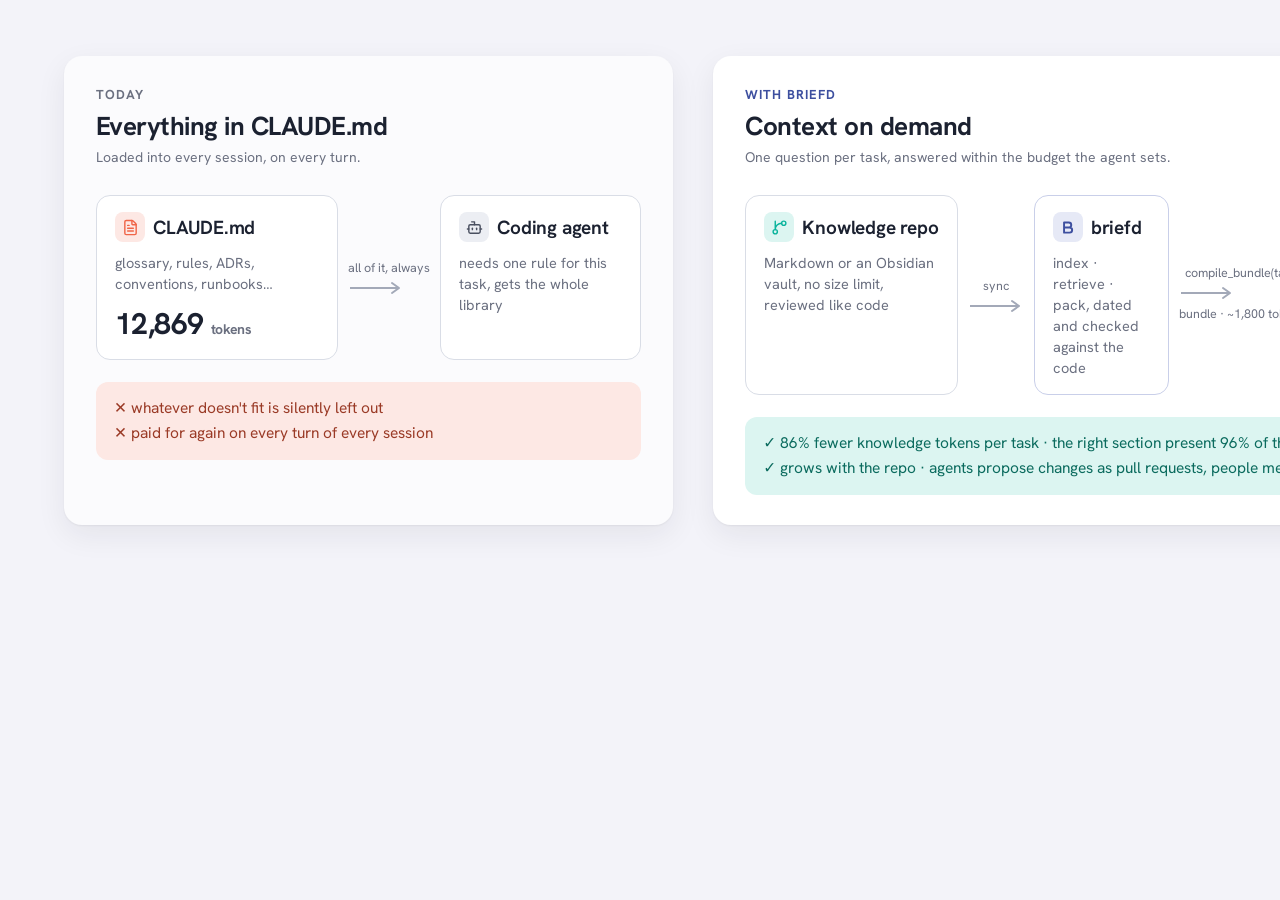
<file: docs/diagrams/comparison.html>
<!doctype html><html lang="en"><head><meta charset="utf-8"><link rel="stylesheet" href="diagram.css"><style>
body { width: 1600px; }
.cols { display: grid; grid-template-columns: 1fr 1.35fr; gap: 40px; margin-top: 0; }
.col { background: #fff; border-radius: 18px; padding: 30px 32px; box-shadow: 0 1px 2px rgba(27,33,48,.06), 0 10px 30px rgba(27,33,48,.07); }
.col h2 { margin: 6px 0 4px; font-size: 26px; letter-spacing: -.02em; }
.flow { display: flex; align-items: stretch; gap: 10px; margin: 28px 0 22px; }
.flow .card { box-shadow: none; border: 1px solid var(--line); flex: 1; padding: 16px 18px; }
.flow .card h3 { white-space: nowrap; }
.flow .arrow { align-self: center; }
.big { font-size: 30px; font-weight: 700; letter-spacing: -.02em; }
.verdict { border-radius: 12px; padding: 14px 18px; font-size: 15.5px; line-height: 1.6; }
.bad { background: var(--err-soft); color: #9a3a26; } .good { background: var(--ok-soft); color: #0b6b5e; }
.col.today { background: #fbfbfd; }
.lbl { font-size: 12.5px; color: var(--muted); text-align: center; margin-bottom: 4px; }
</style></head><body>
<div class="cols">
 <div class="col today">
  <div class="eyebrow">Today</div><h2>Everything in CLAUDE.md</h2><div class="note">Loaded into every session, on every turn.</div>
  <div class="flow">
   <div class="card"><div class="tag t-err"><i><svg viewBox="0 0 24 24" width="17" height="17" fill="none" stroke="currentColor" stroke-width="2" stroke-linecap="round" stroke-linejoin="round"><path d="M6 22a2 2 0 0 1-2-2V4a2 2 0 0 1 2-2h8a2.4 2.4 0 0 1 1.704.706l3.588 3.588A2.4 2.4 0 0 1 20 8v12a2 2 0 0 1-2 2z" /><path d="M14 2v5a1 1 0 0 0 1 1h5" /><path d="M10 9H8" /><path d="M16 13H8" /><path d="M16 17H8" /></svg></i><h3 style="margin:0">CLAUDE.md</h3></div><p style="margin-top:10px">glossary, rules, ADRs, conventions, runbooks…</p><div class="big" style="margin-top:10px">12,869 <span class="note">tokens</span></div></div>
   <div class="arrow"><div><div class="lbl">all of it, always</div><svg width="56" height="16" viewBox="0 0 56 16"><path d="M2 8h48" stroke="#a3a9b8" stroke-width="2"/><path d="M44 3l7 5-7 5" fill="none" stroke="#a3a9b8" stroke-width="2" stroke-linecap="round" stroke-linejoin="round"/></svg></div></div>
   <div class="card" style="flex:.8"><div class="tag t-grey"><i><svg viewBox="0 0 24 24" width="17" height="17" fill="none" stroke="currentColor" stroke-width="2" stroke-linecap="round" stroke-linejoin="round"><path d="M12 8V4H8" /><rect width="16" height="12" x="4" y="8" rx="2" /><path d="M2 14h2" /><path d="M20 14h2" /><path d="M15 13v2" /><path d="M9 13v2" /></svg></i><h3 style="margin:0">Coding agent</h3></div><p style="margin-top:10px">needs one rule for this task, gets the whole library</p></div>
  </div>
  <div class="verdict bad">✕ whatever doesn't fit is silently left out<br>✕ paid for again on every turn of every session</div>
 </div>
 <div class="col">
  <div class="eyebrow" style="color:var(--accent)">With briefd</div><h2>Context on demand</h2><div class="note">One question per task, answered within the budget the agent sets.</div>
  <div class="flow">
   <div class="card"><div class="tag t-ok"><i><svg viewBox="0 0 24 24" width="17" height="17" fill="none" stroke="currentColor" stroke-width="2" stroke-linecap="round" stroke-linejoin="round"><path d="M15 6a9 9 0 0 0-9 9V3" /><circle cx="18" cy="6" r="3" /><circle cx="6" cy="18" r="3" /></svg></i><h3 style="margin:0">Knowledge repo</h3></div><p style="margin-top:10px">Markdown or an Obsidian vault, no size limit, reviewed like code</p></div>
   <div class="arrow"><div><div class="lbl">sync</div><svg width="56" height="16" viewBox="0 0 56 16"><path d="M2 8h48" stroke="#a3a9b8" stroke-width="2"/><path d="M44 3l7 5-7 5" fill="none" stroke="#a3a9b8" stroke-width="2" stroke-linecap="round" stroke-linejoin="round"/></svg></div></div>
   <div class="card" style="border-color:#c9cfe9"><div class="tag t-accent"><i><svg viewBox="0 0 16 16" width="18" height="18"><path d="M4.5 4h4.2a2.2 2.2 0 0 1 0 4.4H4.5zM4.5 8.4h4.9a2.3 2.3 0 0 1 0 4.6H4.5z" fill="none" stroke="currentColor" stroke-width="1.7" stroke-linejoin="round"/></svg></i><h3 style="margin:0">briefd</h3></div><p style="margin-top:10px">index · retrieve · pack, dated and checked against the code</p></div>
   <div class="arrow"><div><div class="lbl">compile_bundle(task)</div><svg width="56" height="16" viewBox="0 0 56 16"><path d="M2 8h48" stroke="#a3a9b8" stroke-width="2"/><path d="M44 3l7 5-7 5" fill="none" stroke="#a3a9b8" stroke-width="2" stroke-linecap="round" stroke-linejoin="round"/></svg><div class="lbl" style="margin-top:4px">bundle · ~1,800 tokens</div></div></div>
   <div class="card" style="flex:.8"><div class="tag t-grey"><i><svg viewBox="0 0 24 24" width="17" height="17" fill="none" stroke="currentColor" stroke-width="2" stroke-linecap="round" stroke-linejoin="round"><path d="M12 8V4H8" /><rect width="16" height="12" x="4" y="8" rx="2" /><path d="M2 14h2" /><path d="M20 14h2" /><path d="M15 13v2" /><path d="M9 13v2" /></svg></i><h3 style="margin:0">Coding agent</h3></div><p style="margin-top:10px">gets only the sections that matter</p></div>
  </div>
  <div class="verdict good">✓ 86% fewer knowledge tokens per task · the right section present 96% of the time<br>✓ grows with the repo · agents propose changes as pull requests, people merge</div>
 </div>
</div>
</body></html>
</file>
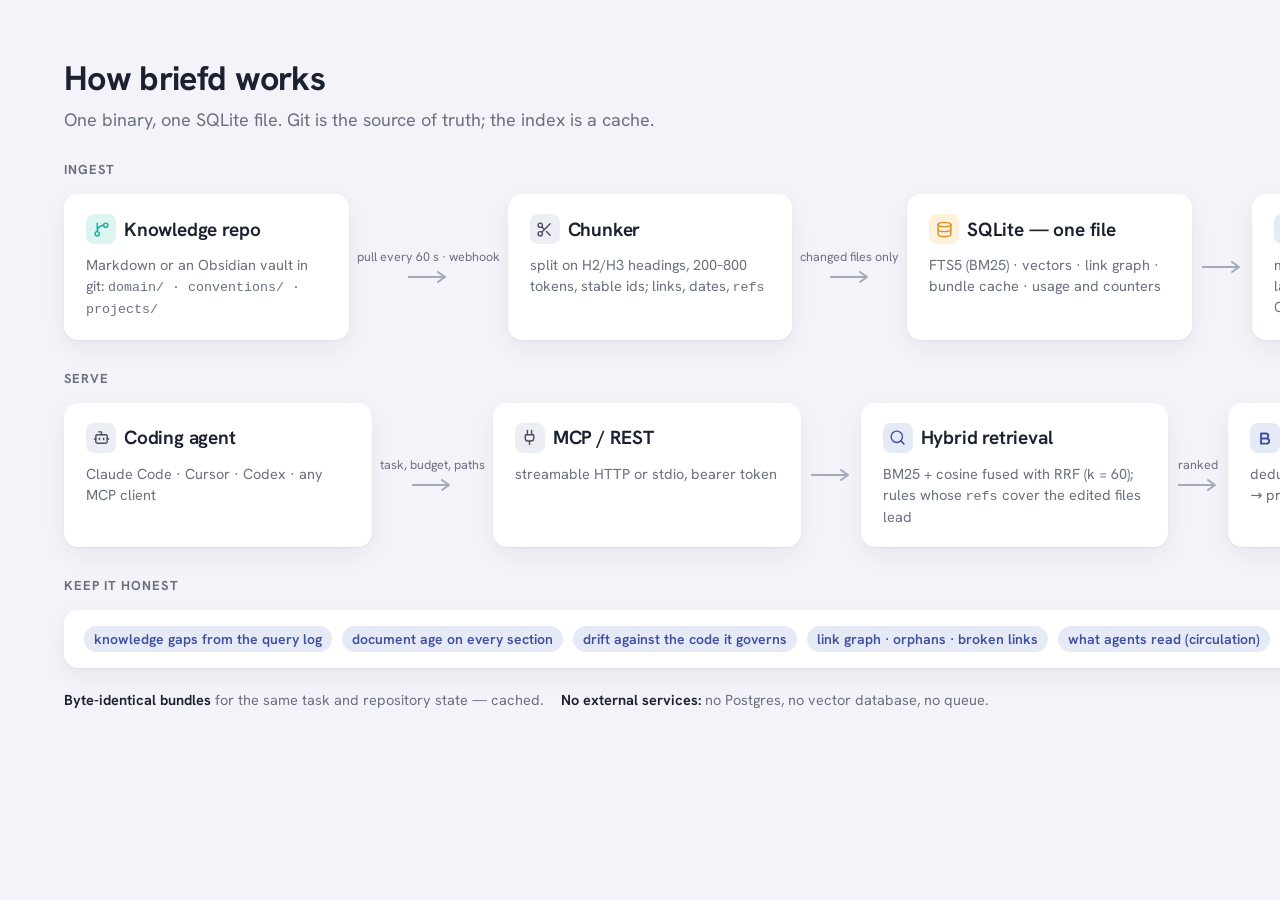
<file: docs/diagrams/pipeline.html>
<!doctype html><html lang="en"><head><meta charset="utf-8"><link rel="stylesheet" href="diagram.css"><style>
.row { display: flex; align-items: stretch; gap: 8px; margin-top: 16px; }
.row .card { flex: 1; } .row .arrow { align-self: center; }
.lane { margin-top: 30px; } .lane .eyebrow { margin-bottom: 2px; }
.lbl { font-size: 12.5px; color: var(--muted); text-align: center; margin-bottom: 4px; white-space: nowrap; }
.card h3 { white-space: nowrap; }
.band { margin-top: 16px; display: flex; gap: 10px; flex-wrap: wrap; align-items: center; background: #fff; border-radius: 14px; padding: 16px 20px; box-shadow: 0 1px 2px rgba(27,33,48,.06), 0 8px 24px rgba(27,33,48,.06); }
.band .pill { font-size: 14px; }
.foot { margin-top: 22px; display: flex; gap: 18px; }
.foot div { font-size: 14.5px; color: var(--muted); }
.foot b { color: var(--ink); font-weight: 650; }
</style><style>body{width:1600px}</style></head><body>
<h1>How briefd works</h1><p class="sub">One binary, one SQLite file. Git is the source of truth; the index is a cache.</p>
<div class="lane"><div class="eyebrow">Ingest</div><div class="row">
<div class="card "><div class="tag t-ok"><i><svg viewBox="0 0 24 24" width="17" height="17" fill="none" stroke="currentColor" stroke-width="2" stroke-linecap="round" stroke-linejoin="round"><path d="M15 6a9 9 0 0 0-9 9V3" /><circle cx="18" cy="6" r="3" /><circle cx="6" cy="18" r="3" /></svg></i><h3 style="margin:0">Knowledge repo</h3></div><p style="margin-top:10px">Markdown or an Obsidian vault in git: <span class="mono">domain/ · conventions/ · projects/</span></p></div>
<div class="arrow"><div class="lbl">pull every 60 s · webhook</div><svg width="44" height="16" viewBox="0 0 44 16"><path d="M2 8h36" stroke="#a3a9b8" stroke-width="2"/><path d="M32 3l7 5-7 5" fill="none" stroke="#a3a9b8" stroke-width="2" stroke-linecap="round" stroke-linejoin="round"/></svg></div>
<div class="card "><div class="tag t-grey"><i><svg viewBox="0 0 24 24" width="17" height="17" fill="none" stroke="currentColor" stroke-width="2" stroke-linecap="round" stroke-linejoin="round"><circle cx="6" cy="6" r="3" /><path d="M8.12 8.12 12 12" /><path d="M20 4 8.12 15.88" /><circle cx="6" cy="18" r="3" /><path d="M14.8 14.8 20 20" /></svg></i><h3 style="margin:0">Chunker</h3></div><p style="margin-top:10px">split on H2/H3 headings, 200–800 tokens, stable ids; links, dates, <span class="mono">refs</span></p></div>
<div class="arrow"><div class="lbl">changed files only</div><svg width="44" height="16" viewBox="0 0 44 16"><path d="M2 8h36" stroke="#a3a9b8" stroke-width="2"/><path d="M32 3l7 5-7 5" fill="none" stroke="#a3a9b8" stroke-width="2" stroke-linecap="round" stroke-linejoin="round"/></svg></div>
<div class="card "><div class="tag t-warn"><i><svg viewBox="0 0 24 24" width="17" height="17" fill="none" stroke="currentColor" stroke-width="2" stroke-linecap="round" stroke-linejoin="round"><ellipse cx="12" cy="5" rx="9" ry="3" /><path d="M3 5V19A9 3 0 0 0 21 19V5" /><path d="M3 12A9 3 0 0 0 21 12" /></svg></i><h3 style="margin:0">SQLite — one file</h3></div><p style="margin-top:10px">FTS5 (BM25) · vectors · link graph · bundle cache · usage and counters</p></div>
<div class="arrow"><svg width="44" height="16" viewBox="0 0 44 16"><path d="M2 8h36" stroke="#a3a9b8" stroke-width="2"/><path d="M32 3l7 5-7 5" fill="none" stroke="#a3a9b8" stroke-width="2" stroke-linecap="round" stroke-linejoin="round"/></svg></div>
<div class="card "><div class="tag t-accent"><i><svg viewBox="0 0 24 24" width="17" height="17" fill="none" stroke="currentColor" stroke-width="2" stroke-linecap="round" stroke-linejoin="round"><path d="M12.83 2.18a2 2 0 0 0-1.66 0L2.6 6.08a1 1 0 0 0 0 1.83l8.58 3.91a2 2 0 0 0 1.66 0l8.58-3.9a1 1 0 0 0 0-1.83z" /><path d="M2 12a1 1 0 0 0 .58.91l8.6 3.91a2 2 0 0 0 1.65 0l8.58-3.9A1 1 0 0 0 22 12" /><path d="M2 17a1 1 0 0 0 .58.91l8.6 3.91a2 2 0 0 0 1.65 0l8.58-3.9A1 1 0 0 0 22 17" /></svg></i><h3 style="margin:0">Embeddings in pure Go</h3></div><p style="margin-top:10px">multilingual-e5-small (100+ languages), computed in-process: no ONNX runtime, no CGO</p></div>
</div></div>
<div class="lane"><div class="eyebrow">Serve</div><div class="row">
<div class="card "><div class="tag t-grey"><i><svg viewBox="0 0 24 24" width="17" height="17" fill="none" stroke="currentColor" stroke-width="2" stroke-linecap="round" stroke-linejoin="round"><path d="M12 8V4H8" /><rect width="16" height="12" x="4" y="8" rx="2" /><path d="M2 14h2" /><path d="M20 14h2" /><path d="M15 13v2" /><path d="M9 13v2" /></svg></i><h3 style="margin:0">Coding agent</h3></div><p style="margin-top:10px">Claude Code · Cursor · Codex · any MCP client</p></div>
<div class="arrow"><div class="lbl">task, budget, paths</div><svg width="44" height="16" viewBox="0 0 44 16"><path d="M2 8h36" stroke="#a3a9b8" stroke-width="2"/><path d="M32 3l7 5-7 5" fill="none" stroke="#a3a9b8" stroke-width="2" stroke-linecap="round" stroke-linejoin="round"/></svg></div>
<div class="card "><div class="tag t-grey"><i><svg viewBox="0 0 24 24" width="17" height="17" fill="none" stroke="currentColor" stroke-width="2" stroke-linecap="round" stroke-linejoin="round"><path d="M12 22v-5" /><path d="M15 8V2" /><path d="M17 8a1 1 0 0 1 1 1v4a4 4 0 0 1-4 4h-4a4 4 0 0 1-4-4V9a1 1 0 0 1 1-1z" /><path d="M9 8V2" /></svg></i><h3 style="margin:0">MCP / REST</h3></div><p style="margin-top:10px">streamable HTTP or stdio, bearer token</p></div>
<div class="arrow"><svg width="44" height="16" viewBox="0 0 44 16"><path d="M2 8h36" stroke="#a3a9b8" stroke-width="2"/><path d="M32 3l7 5-7 5" fill="none" stroke="#a3a9b8" stroke-width="2" stroke-linecap="round" stroke-linejoin="round"/></svg></div>
<div class="card "><div class="tag t-accent"><i><svg viewBox="0 0 24 24" width="17" height="17" fill="none" stroke="currentColor" stroke-width="2" stroke-linecap="round" stroke-linejoin="round"><path d="m21 21-4.34-4.34" /><circle cx="11" cy="11" r="8" /></svg></i><h3 style="margin:0">Hybrid retrieval</h3></div><p style="margin-top:10px">BM25 + cosine fused with RRF (k = 60); rules whose <span class="mono">refs</span> cover the edited files lead</p></div>
<div class="arrow"><div class="lbl">ranked</div><svg width="44" height="16" viewBox="0 0 44 16"><path d="M2 8h36" stroke="#a3a9b8" stroke-width="2"/><path d="M32 3l7 5-7 5" fill="none" stroke="#a3a9b8" stroke-width="2" stroke-linecap="round" stroke-linejoin="round"/></svg></div>
<div class="card hl"><div class="tag t-accent"><i><svg viewBox="0 0 16 16" width="18" height="18"><path d="M4.5 4h4.2a2.2 2.2 0 0 1 0 4.4H4.5zM4.5 8.4h4.9a2.3 2.3 0 0 1 0 4.6H4.5z" fill="none" stroke="currentColor" stroke-width="1.7" stroke-linejoin="round"/></svg></i><h3 style="margin:0">Budget packer</h3></div><p style="margin-top:10px">dedupe · order domain → conventions → project · never above <span class="mono">max_tokens</span></p></div>
</div></div>
<div class="lane"><div class="eyebrow">Keep it honest</div><div class="band">
<span class="pill p-accent">knowledge gaps from the query log</span><span class="pill p-accent">document age on every section</span><span class="pill p-accent">drift against the code it governs</span><span class="pill p-accent">link graph · orphans · broken links</span><span class="pill p-accent">what agents read (circulation)</span><span class="pill p-accent">/metrics for Prometheus</span>
</div></div>
<div class="foot"><div><b>Byte-identical bundles</b> for the same task and repository state — cached.</div><div><b>No external services:</b> no Postgres, no vector database, no queue.</div></div>
</body></html>
</file>
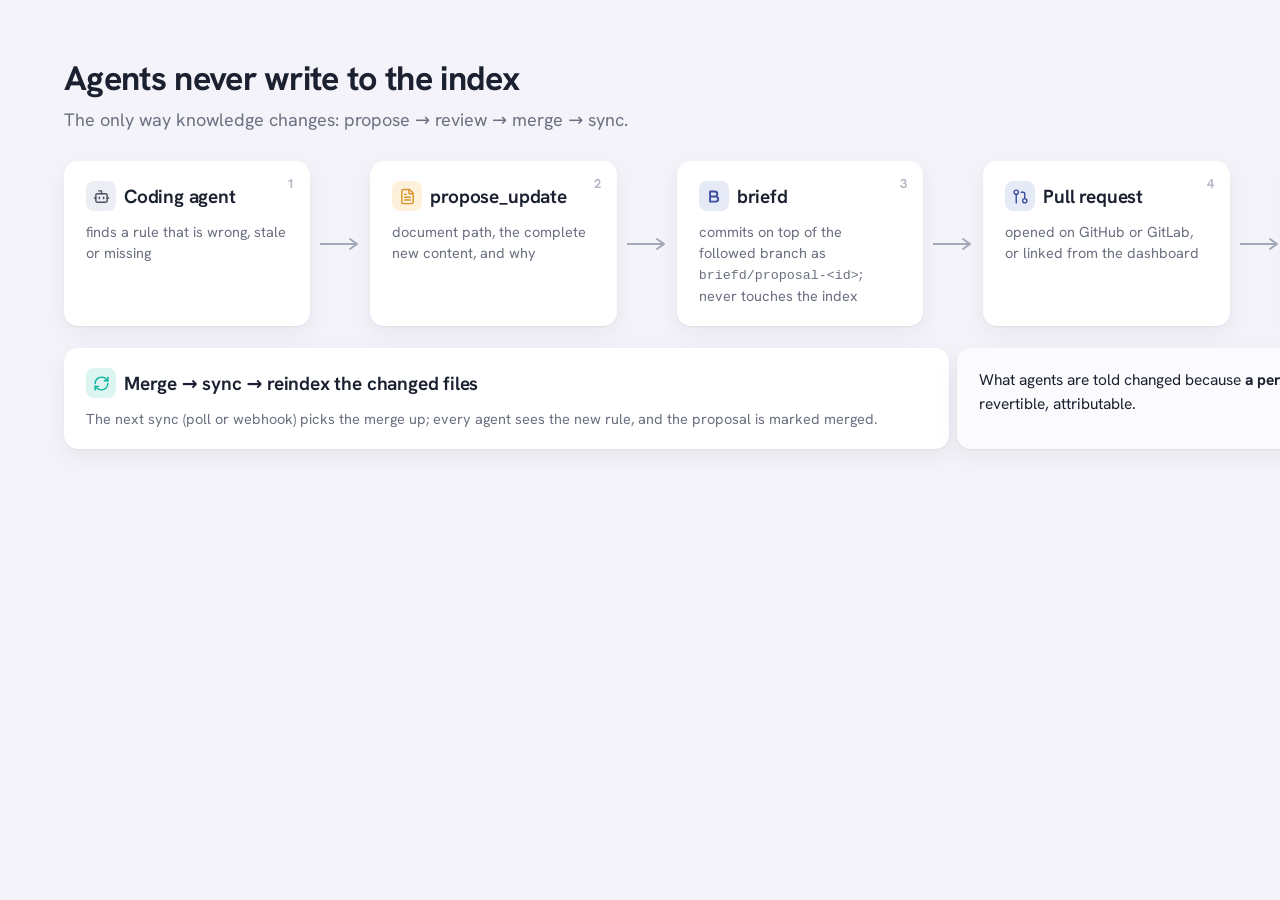
<file: docs/diagrams/write-path.html>
<!doctype html><html lang="en"><head><meta charset="utf-8"><link rel="stylesheet" href="diagram.css"><style>
.row { display: flex; align-items: stretch; gap: 8px; margin-top: 16px; }
.row .card { flex: 1; } .row .arrow { align-self: center; }
.lane { margin-top: 30px; } .lane .eyebrow { margin-bottom: 2px; }
.lbl { font-size: 12.5px; color: var(--muted); text-align: center; margin-bottom: 4px; white-space: nowrap; }
.card h3 { white-space: nowrap; }
.band { margin-top: 16px; display: flex; gap: 10px; flex-wrap: wrap; align-items: center; background: #fff; border-radius: 14px; padding: 16px 20px; box-shadow: 0 1px 2px rgba(27,33,48,.06), 0 8px 24px rgba(27,33,48,.06); }
.band .pill { font-size: 14px; }
.foot { margin-top: 22px; display: flex; gap: 18px; }
.foot div { font-size: 14.5px; color: var(--muted); }
.foot b { color: var(--ink); font-weight: 650; }
</style><style>body{width:1600px} .card{position:relative} .num{position:absolute;right:16px;top:14px;font-size:13px;font-weight:700;color:#b3b8c6}</style></head><body>
<h1>Agents never write to the index</h1><p class="sub">The only way knowledge changes: propose → review → merge → sync.</p>
<div class="row" style="margin-top:30px">
<div class="card"><div class="num">1</div><div class="tag t-grey"><i><svg viewBox="0 0 24 24" width="17" height="17" fill="none" stroke="currentColor" stroke-width="2" stroke-linecap="round" stroke-linejoin="round"><path d="M12 8V4H8" /><rect width="16" height="12" x="4" y="8" rx="2" /><path d="M2 14h2" /><path d="M20 14h2" /><path d="M15 13v2" /><path d="M9 13v2" /></svg></i><h3 style="margin:0">Coding agent</h3></div><p style="margin-top:10px">finds a rule that is wrong, stale or missing</p></div>
<div class="arrow"><svg width="44" height="16" viewBox="0 0 44 16"><path d="M2 8h36" stroke="#a3a9b8" stroke-width="2"/><path d="M32 3l7 5-7 5" fill="none" stroke="#a3a9b8" stroke-width="2" stroke-linecap="round" stroke-linejoin="round"/></svg></div>
<div class="card"><div class="num">2</div><div class="tag t-warn"><i><svg viewBox="0 0 24 24" width="17" height="17" fill="none" stroke="currentColor" stroke-width="2" stroke-linecap="round" stroke-linejoin="round"><path d="M6 22a2 2 0 0 1-2-2V4a2 2 0 0 1 2-2h8a2.4 2.4 0 0 1 1.704.706l3.588 3.588A2.4 2.4 0 0 1 20 8v12a2 2 0 0 1-2 2z" /><path d="M14 2v5a1 1 0 0 0 1 1h5" /><path d="M10 9H8" /><path d="M16 13H8" /><path d="M16 17H8" /></svg></i><h3 style="margin:0">propose_update</h3></div><p style="margin-top:10px">document path, the complete new content, and why</p></div>
<div class="arrow"><svg width="44" height="16" viewBox="0 0 44 16"><path d="M2 8h36" stroke="#a3a9b8" stroke-width="2"/><path d="M32 3l7 5-7 5" fill="none" stroke="#a3a9b8" stroke-width="2" stroke-linecap="round" stroke-linejoin="round"/></svg></div>
<div class="card"><div class="num">3</div><div class="tag t-accent"><i><svg viewBox="0 0 16 16" width="18" height="18"><path d="M4.5 4h4.2a2.2 2.2 0 0 1 0 4.4H4.5zM4.5 8.4h4.9a2.3 2.3 0 0 1 0 4.6H4.5z" fill="none" stroke="currentColor" stroke-width="1.7" stroke-linejoin="round"/></svg></i><h3 style="margin:0">briefd</h3></div><p style="margin-top:10px">commits on top of the followed branch as <span class="mono">briefd/proposal-&lt;id&gt;</span>; never touches the index</p></div>
<div class="arrow"><svg width="44" height="16" viewBox="0 0 44 16"><path d="M2 8h36" stroke="#a3a9b8" stroke-width="2"/><path d="M32 3l7 5-7 5" fill="none" stroke="#a3a9b8" stroke-width="2" stroke-linecap="round" stroke-linejoin="round"/></svg></div>
<div class="card"><div class="num">4</div><div class="tag t-accent"><i><svg viewBox="0 0 24 24" width="17" height="17" fill="none" stroke="currentColor" stroke-width="2" stroke-linecap="round" stroke-linejoin="round"><circle cx="18" cy="18" r="3" /><circle cx="6" cy="6" r="3" /><path d="M13 6h3a2 2 0 0 1 2 2v7" /><line x1="6" x2="6" y1="9" y2="21" /></svg></i><h3 style="margin:0">Pull request</h3></div><p style="margin-top:10px">opened on GitHub or GitLab, or linked from the dashboard</p></div>
<div class="arrow"><svg width="44" height="16" viewBox="0 0 44 16"><path d="M2 8h36" stroke="#a3a9b8" stroke-width="2"/><path d="M32 3l7 5-7 5" fill="none" stroke="#a3a9b8" stroke-width="2" stroke-linecap="round" stroke-linejoin="round"/></svg></div>
<div class="card"><div class="num">5</div><div class="tag t-ok"><i><svg viewBox="0 0 24 24" width="17" height="17" fill="none" stroke="currentColor" stroke-width="2" stroke-linecap="round" stroke-linejoin="round"><path d="m16 11 2 2 4-4" /><path d="M16 21v-2a4 4 0 0 0-4-4H6a4 4 0 0 0-4 4v2" /><circle cx="9" cy="7" r="4" /></svg></i><h3 style="margin:0">Human review</h3></div><p style="margin-top:10px">merge or close — with a diff and a name on it</p></div>
</div>
<div class="row" style="margin-top:22px">
<div class="card" style="flex:2.2"><div class="tag t-ok"><i><svg viewBox="0 0 24 24" width="17" height="17" fill="none" stroke="currentColor" stroke-width="2" stroke-linecap="round" stroke-linejoin="round"><path d="M3 12a9 9 0 0 1 9-9 9.75 9.75 0 0 1 6.74 2.74L21 8" /><path d="M21 3v5h-5" /><path d="M21 12a9 9 0 0 1-9 9 9.75 9.75 0 0 1-6.74-2.74L3 16" /><path d="M8 16H3v5" /></svg></i><h3 style="margin:0">Merge → sync → reindex the changed files</h3></div><p style="margin-top:10px">The next sync (poll or webhook) picks the merge up; every agent sees the new rule, and the proposal is marked merged.</p></div>
<div class="card" style="flex:1.4; background:#fbfbfd"><p style="font-size:15.5px;color:var(--ink);line-height:1.5">What agents are told changed because <b>a person</b> decided it — reviewable, revertible, attributable.</p></div>
</div>
</body></html>
</file>
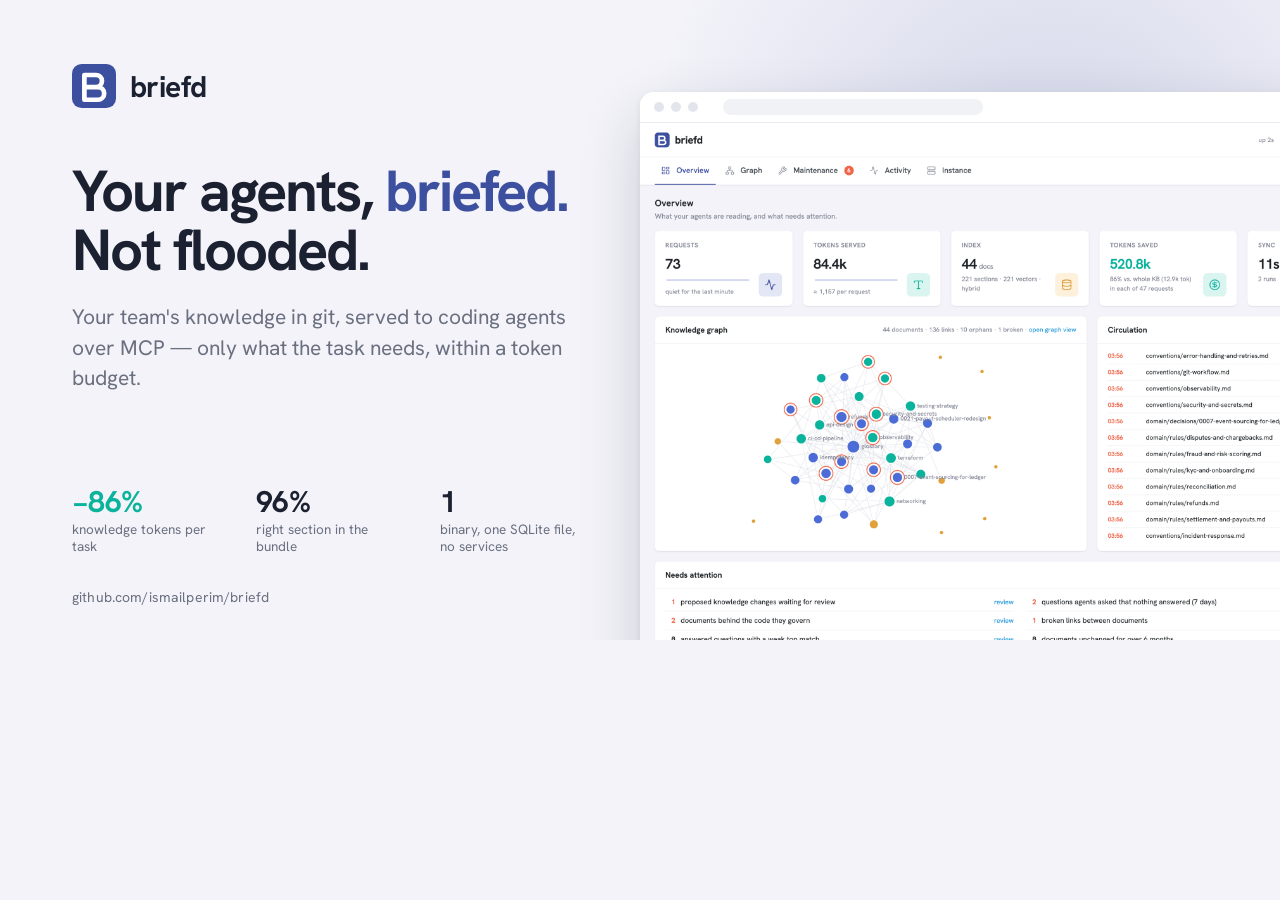
<file: docs/social/preview.html>
<!doctype html>
<html lang="en"><head><meta charset="utf-8"><title>briefd social preview</title>
<style>
  /* 1280×640 — GitHub's social-preview size (2:1). Rendered by render.py. */
  @font-face { font-family: "Hanken Grotesk"; font-weight: 100 900; src: url(../../internal/httpapi/dashboard/assets/hanken-grotesk-latin.woff2) format("woff2"); }
  :root { --ink: #1b2130; --muted: #6b7080; --accent: #3d4f9f; --accent-soft: #e2e6f5; --ok: #0ab39c; --stamp: #f06548; --bg: #f3f3f9; }
  html, body { margin: 0; width: 1280px; height: 640px; overflow: hidden; }
  body { background: var(--bg); font-family: "Hanken Grotesk", system-ui, sans-serif; color: var(--ink); position: relative; }
  .glow { position: absolute; right: -180px; top: -220px; width: 820px; height: 820px; border-radius: 50%;
          background: radial-gradient(closest-side, rgba(61,79,159,.18), rgba(61,79,159,0)); }
  .left { position: absolute; left: 72px; top: 64px; width: 500px; }
  .brand { display: flex; align-items: center; gap: 14px; }
  .brand svg { width: 44px; height: 44px; }
  .brand span { font-size: 30px; font-weight: 700; letter-spacing: -.02em; }
  h1 { margin: 54px 0 0; font-size: 58px; line-height: 1.02; font-weight: 700; letter-spacing: -.035em; }
  h1 em { font-style: normal; color: var(--accent); }
  p { margin: 22px 0 0; font-size: 21px; line-height: 1.45; color: var(--muted); }
  .facts { position: absolute; left: 72px; bottom: 84px; display: flex; gap: 34px; }
  .fact b { display: block; font-size: 30px; font-weight: 700; letter-spacing: -.02em; }
  .fact span { font-size: 13.5px; color: var(--muted); display: block; max-width: 150px; line-height: 1.3; }
  .fact b.ok { color: var(--ok); }
  .shot { position: absolute; left: 640px; top: 92px; width: 760px; border-radius: 14px; overflow: hidden; background: #fff;
          box-shadow: 0 24px 60px rgba(27,33,48,.18), 0 2px 6px rgba(27,33,48,.08); }
  .bar { height: 30px; background: #fff; border-bottom: 1px solid #e9ebf0; display: flex; align-items: center; gap: 7px; padding: 0 14px; }
  .bar i { width: 10px; height: 10px; border-radius: 50%; background: #e3e5ec; display: block; }
  .bar u { margin-left: 18px; flex: 0 0 260px; height: 16px; border-radius: 8px; background: #f1f2f6; text-decoration: none; }
  .shot img { display: block; width: 100%; }
  .url { position: absolute; left: 72px; bottom: 34px; font-size: 14px; color: var(--muted); letter-spacing: .01em; }
</style></head><body>
<div class="glow"></div>
<div class="left">
  <div class="brand"><svg viewBox="0 0 16 16"><rect width="16" height="16" rx="3.5" fill="#3d4f9f"/><path d="M4.5 4h4.2a2.2 2.2 0 0 1 0 4.4H4.5zM4.5 8.4h4.9a2.3 2.3 0 0 1 0 4.6H4.5z" fill="none" stroke="#fff" stroke-width="1.7" stroke-linejoin="round"/></svg><span>briefd</span></div>
  <h1>Your agents, <em>briefed.</em><br>Not flooded.</h1>
  <p>Your team's knowledge in git, served to coding agents over MCP — only what the task needs, within a token budget.</p>
</div>
<div class="facts">
  <div class="fact"><b class="ok">−86%</b><span>knowledge tokens per task</span></div>
  <div class="fact"><b>96%</b><span>right section in the bundle</span></div>
  <div class="fact"><b>1</b><span>binary, one SQLite file, no services</span></div>
</div>
<div class="shot"><div class="bar"><i></i><i></i><i></i><u></u></div><img src="../assets/dashboard.png" alt=""></div>
<div class="url">github.com/ismailperim/briefd</div>
</body></html>
</file>
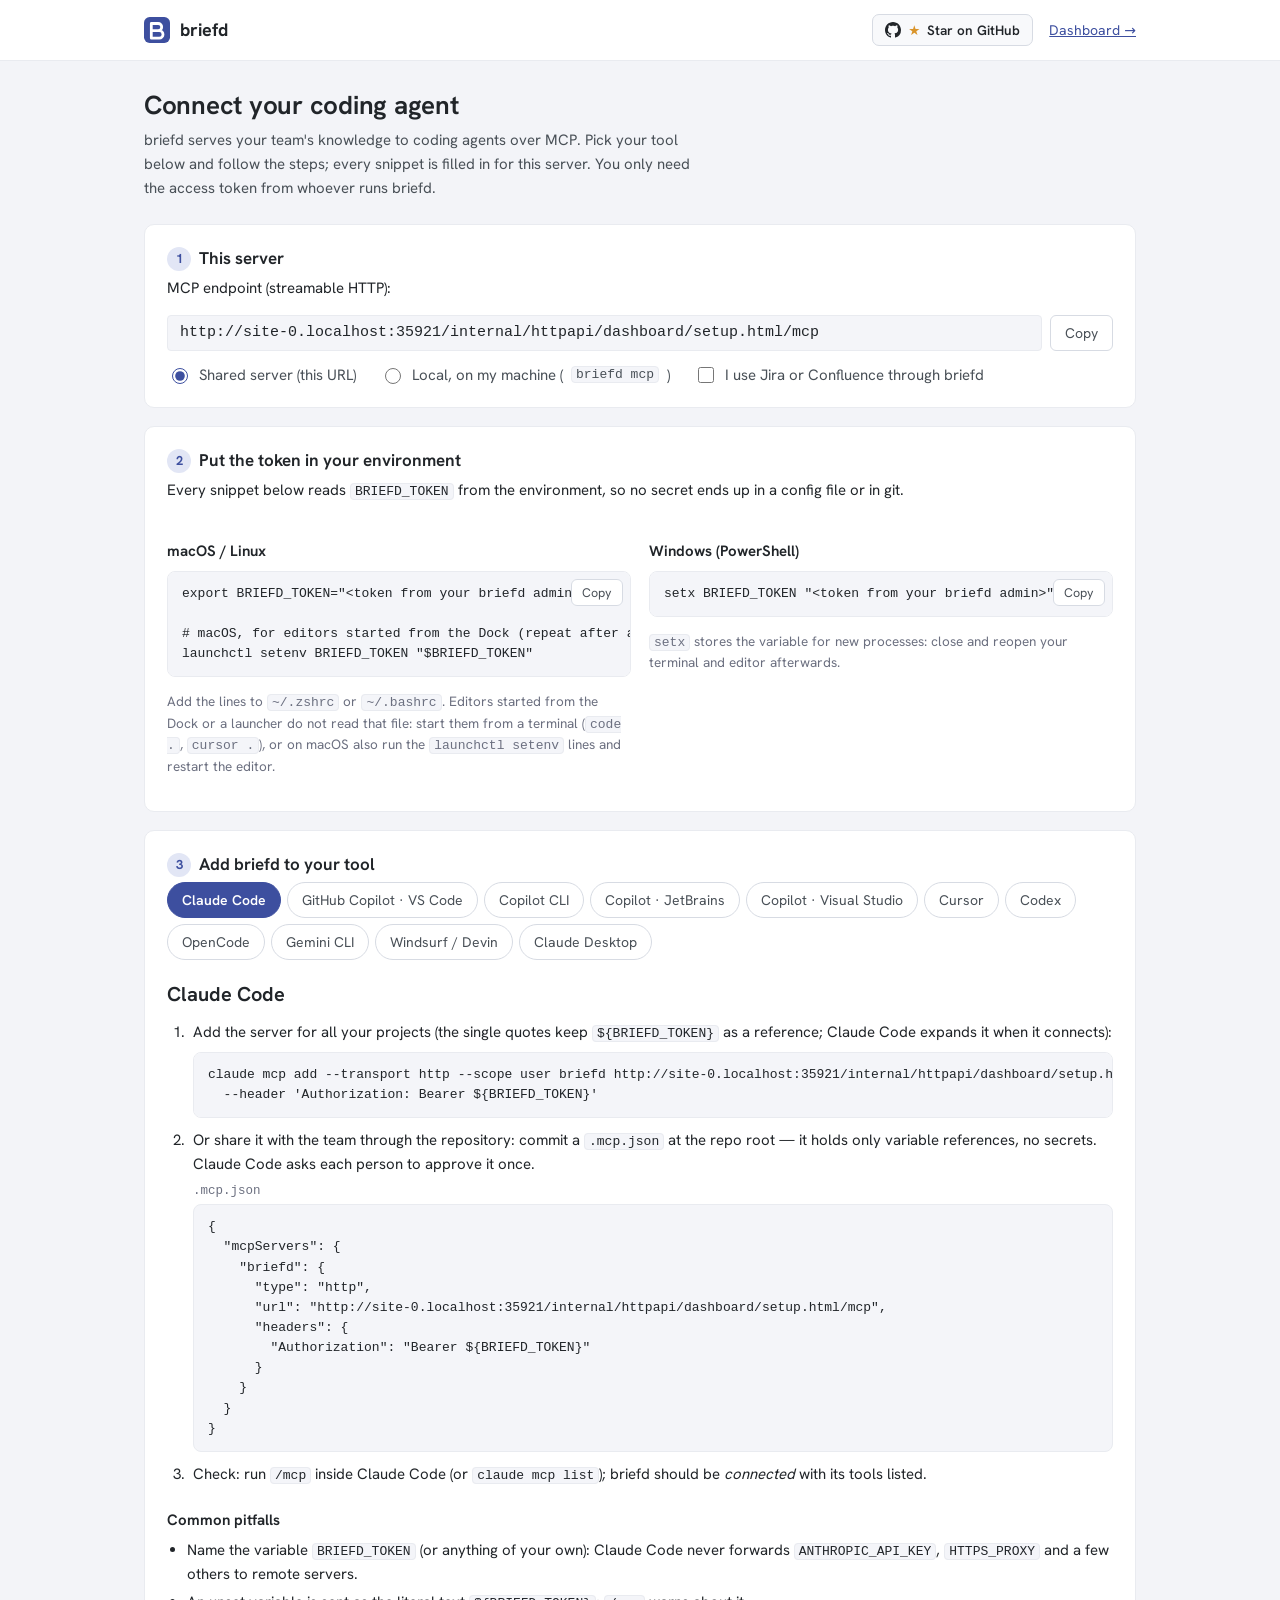
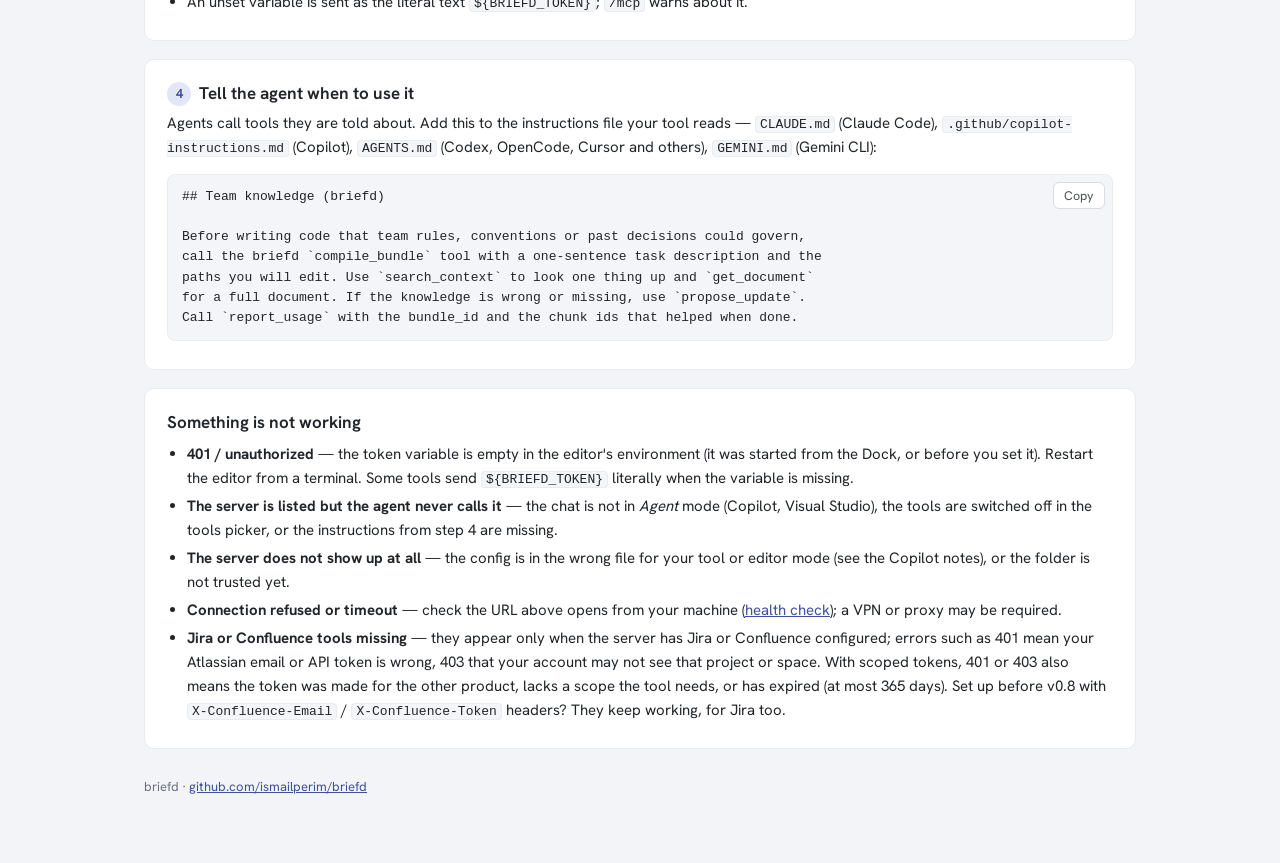
<file: internal/httpapi/dashboard/setup.html>
<!doctype html>
<html lang="en">
<head>
<meta charset="utf-8">
<meta name="viewport" content="width=device-width, initial-scale=1">
<title>Connect briefd</title>
<meta name="description" content="How to connect Claude Code, GitHub Copilot, Cursor, Codex, OpenCode, Gemini CLI, Windsurf and Claude Desktop to this briefd server.">
<meta name="color-scheme" content="dark light">
<link rel="icon" href="data:image/svg+xml,<svg xmlns='http://www.w3.org/2000/svg' viewBox='0 0 16 16'><rect width='16' height='16' rx='3' fill='%233d4f9f'/><path d='M4.5 4h4.2a2.2 2.2 0 0 1 0 4.4H4.5zM4.5 8.4h4.9a2.3 2.3 0 0 1 0 4.6H4.5z' fill='none' stroke='%23f9fafb' stroke-width='1.7'/></svg>">
<style>
  @font-face { font-family: "Hanken Grotesk"; font-style: normal; font-weight: 100 900; font-display: swap; src: url(assets/hanken-grotesk-latin.woff2) format("woff2"); unicode-range: U+0000-00FF, U+0131, U+0152-0153, U+02BB-02BC, U+02C6, U+02DA, U+02DC, U+0304, U+0308, U+0329, U+2000-206F, U+20AC, U+2122, U+2191, U+2193, U+2212, U+2215, U+FEFF, U+FFFD; }
  @font-face { font-family: "Hanken Grotesk"; font-style: normal; font-weight: 100 900; font-display: swap; src: url(assets/hanken-grotesk-latin-ext.woff2) format("woff2"); unicode-range: U+0100-02BA, U+02BD-02C5, U+02C7-02CC, U+02CE-02D7, U+02DD-02FF, U+0304, U+0308, U+0329, U+1D00-1DBF, U+1E00-1E9F, U+1EF2-1EFF, U+2020, U+20A0-20AB, U+20AD-20C0, U+2113, U+2C60-2C7F, U+A720-A7FF; }
  :root, :root[data-theme="light"] {
    --bg: #f3f4f8; --panel: #ffffff; --panel-2: #f8f9fb; --line: #e9ebf0; --line-strong: #d7dbe3;
    --text: #212529; --text-2: #495057; --muted: #6c7080;
    --accent: #3d4f9f; --accent-soft: #e2e6f5; --on-accent: #ffffff;
    --warn: #9a5b00; --warn-soft: #fdf1dc; --ok: #087f6f; --ok-soft: #daf4f0;
    --code-bg: #f4f5f9; --ring: #3d4f9f;
    --sans: "Hanken Grotesk", system-ui, -apple-system, "Segoe UI", Roboto, sans-serif;
    --mono: ui-monospace, "SF Mono", SFMono-Regular, Menlo, Consolas, monospace;
  }
  @media (prefers-color-scheme: dark) { :root:not([data-theme="light"]) {
    --bg: #1a1d21; --panel: #212529; --panel-2: #262a2f; --line: #2d3238; --line-strong: #393f46;
    --text: #ced4da; --text-2: #adb5bd; --muted: #969aa8; --accent: #8e9ee6; --accent-soft: #2a3150; --on-accent: #10131a;
    --warn: #e3a64a; --warn-soft: #33260f; --ok: #2fcbb4; --ok-soft: #15291f; --code-bg: #1b1e22; --ring: #8e9ee6;
  } }
  :root[data-theme="dark"] {
    --bg: #1a1d21; --panel: #212529; --panel-2: #262a2f; --line: #2d3238; --line-strong: #393f46;
    --text: #ced4da; --text-2: #adb5bd; --muted: #969aa8; --accent: #8e9ee6; --accent-soft: #2a3150; --on-accent: #10131a;
    --warn: #e3a64a; --warn-soft: #33260f; --ok: #2fcbb4; --ok-soft: #15291f; --code-bg: #1b1e22; --ring: #8e9ee6;
  }
  * { box-sizing: border-box; }
  [hidden] { display: none !important; }
  html, body { margin: 0; background: var(--bg); color: var(--text); font: 15px/1.6 var(--sans); }
  a { color: var(--accent); }
  code { font: 13px var(--mono); background: var(--code-bg); border: 1px solid var(--line); border-radius: 4px; padding: 0 4px; overflow-wrap: anywhere; }
  header.top { background: var(--panel); border-bottom: 1px solid var(--line); }
  header.top .in { max-width: 1040px; margin: 0 auto; padding: 14px 24px; display: flex; align-items: center; gap: 12px; }
  header.top .brand { display: flex; align-items: center; gap: 10px; font-weight: 700; font-size: 18px; color: var(--text); text-decoration: none; }
  header.top .sp { flex: 1; }
  header.top .in { gap: 16px; }
  header.top a.dash { font-size: 14px; }
  .gh { display: inline-flex; align-items: center; gap: 7px; font: 600 13.5px var(--sans); color: var(--text); text-decoration: none; border: 1px solid var(--line-strong); border-radius: 7px; padding: 6px 12px; background: var(--panel-2); }
  .gh:hover { border-color: var(--accent); color: var(--accent); }
  .gh svg { width: 16px; height: 16px; }
  .gh .star { color: #d9942a; }
  main { max-width: 1040px; margin: 0 auto; padding: 28px 24px 64px; }
  h1 { font-size: 26px; line-height: 1.25; margin: 0 0 6px; font-weight: 650; letter-spacing: -.01em; }
  .lede { color: var(--text-2); margin: 0 0 24px; max-width: 70ch; }
  h2 { font-size: 17px; margin: 0 0 4px; font-weight: 650; }
  h3 { font-size: 15px; margin: 22px 0 6px; font-weight: 650; }
  .panel { background: var(--panel); border: 1px solid var(--line); border-radius: 10px; padding: 20px 22px; margin-bottom: 18px; }
  .panel > p:first-of-type { margin-top: 4px; }
  .step-n { display: inline-grid; place-items: center; width: 24px; height: 24px; border-radius: 50%; background: var(--accent-soft); color: var(--accent); font-size: 13px; font-weight: 700; margin-right: 8px; vertical-align: 1px; }
  .urlrow { display: flex; gap: 8px; align-items: stretch; flex-wrap: wrap; margin-top: 10px; }
  .urlrow code { font-size: 15px; padding: 8px 12px; display: flex; align-items: center; flex: 1 1 280px; }
  .opts { display: flex; flex-wrap: wrap; gap: 10px 24px; margin-top: 12px; }
  .opts label { display: inline-flex; gap: 8px; align-items: center; cursor: pointer; color: var(--text-2); }
  .opts input[type=text] { font: 13px var(--mono); padding: 6px 8px; border: 1px solid var(--line-strong); border-radius: 6px; background: var(--panel-2); color: var(--text); min-width: 260px; }
  input[type=checkbox], input[type=radio] { accent-color: var(--accent); width: 16px; height: 16px; }
  .tabs { display: flex; flex-wrap: wrap; gap: 6px; margin: 4px 0 18px; }
  .tab { border: 1px solid var(--line-strong); background: var(--panel); color: var(--text-2); border-radius: 999px; padding: 7px 14px; font: 14px var(--sans); cursor: pointer; min-height: 36px; }
  .tab[aria-selected="true"] { background: var(--accent); border-color: var(--accent); color: var(--on-accent); font-weight: 600; }
  .tab:focus-visible, .btn:focus-visible, .copy:focus-visible { outline: 2px solid var(--ring); outline-offset: 2px; }
  .client h2 { font-size: 20px; }
  .client .sub { color: var(--muted); margin: 0 0 8px; }
  ol.steps { padding-left: 22px; margin: 10px 0; }
  ol.steps > li { margin: 10px 0; padding-left: 4px; }
  .file { font: 12.5px var(--mono); color: var(--muted); margin: 8px 0 -2px; }
  .code { position: relative; margin: 8px 0; }
  .code pre { margin: 0; background: var(--code-bg); border: 1px solid var(--line); border-radius: 8px; padding: 12px 14px; padding-right: 72px; overflow-x: auto; font: 13px/1.55 var(--mono); color: var(--text); white-space: pre; }
  .code pre code { background: none; border: 0; padding: 0; font: inherit; }
  .copy, .btn { position: absolute; top: 8px; right: 8px; font: 12.5px var(--sans); padding: 4px 10px; border-radius: 6px; border: 1px solid var(--line-strong); background: var(--panel); color: var(--text-2); cursor: pointer; }
  .btn { position: static; padding: 8px 14px; font-size: 14px; }
  .callout { border-radius: 8px; padding: 10px 14px; margin: 12px 0; font-size: 14px; }
  .callout.warn { background: var(--warn-soft); color: var(--text); border-left: 3px solid var(--warn); }
  .callout.ok { background: var(--ok-soft); border-left: 3px solid var(--ok); }
  .callout strong { font-weight: 650; }
  ul.tight { margin: 6px 0; padding-left: 20px; }
  ul.tight li { margin: 4px 0; }
  .grid2 { display: grid; grid-template-columns: repeat(auto-fit, minmax(300px, 1fr)); gap: 18px; }
  .dim { color: var(--muted); }
  footer { color: var(--muted); font-size: 13px; margin-top: 28px; }
  @media (max-width: 640px) { main { padding: 20px 16px 48px; } header.top .in { padding: 12px 16px; } .panel { padding: 16px; } h1 { font-size: 22px; } }
</style>
</head>
<body>
<header class="top"><div class="in">
  <a class="brand" href="./"><svg width="26" height="26" viewBox="0 0 16 16" aria-hidden="true"><rect width="16" height="16" rx="3.5" fill="#3d4f9f"/><path d="M4.5 4h4.2a2.2 2.2 0 0 1 0 4.4H4.5zM4.5 8.4h4.9a2.3 2.3 0 0 1 0 4.6H4.5z" fill="none" stroke="#fff" stroke-width="1.7" stroke-linejoin="round"/></svg>briefd</a>
  <span class="sp"></span>
  <a class="gh" href="https://github.com/ismailperim/briefd" target="_blank" rel="noopener" title="briefd on GitHub"><svg viewBox="0 0 16 16" fill="currentColor" aria-hidden="true"><path d="M8 0C3.58 0 0 3.58 0 8c0 3.54 2.29 6.53 5.47 7.59.4.07.55-.17.55-.38 0-.19-.01-.82-.01-1.49-2.01.37-2.53-.49-2.69-.94-.09-.23-.48-.94-.82-1.13-.28-.15-.68-.52-.01-.53.63-.01 1.08.58 1.23.82.72 1.21 1.87.87 2.33.66.07-.52.28-.87.51-1.07-1.78-.2-3.64-.89-3.64-3.95 0-.87.31-1.59.82-2.15-.08-.2-.36-1.02.08-2.12 0 0 .67-.21 2.2.82.64-.18 1.32-.27 2-.27.68 0 1.36.09 2 .27 1.53-1.04 2.2-.82 2.2-.82.44 1.1.16 1.92.08 2.12.51.56.82 1.27.82 2.15 0 3.07-1.87 3.75-3.65 3.95.29.25.54.73.54 1.48 0 1.07-.01 1.93-.01 2.2 0 .21.15.46.55.38A8.013 8.013 0 0 0 16 8c0-4.42-3.58-8-8-8z"/></svg><span class="star" aria-hidden="true">★</span>Star on GitHub</a>
  <a class="dash" href="./">Dashboard →</a>
</div></header>
<main>
  <h1>Connect your coding agent</h1>
  <p class="lede">briefd serves your team's knowledge to coding agents over MCP. Pick your tool below and follow the steps; every snippet is filled in for this server. You only need the access token from whoever runs briefd.</p>

  <section class="panel" aria-labelledby="s1">
    <h2 id="s1"><span class="step-n">1</span>This server</h2>
    <p id="urlLabel">MCP endpoint (streamable HTTP):</p>
    <div class="urlrow"><code id="mcpUrl">…</code><button class="btn" type="button" data-copy-text="mcpUrl">Copy</button></div>
    <div class="opts">
      <label><input type="radio" name="mode" value="remote" checked> Shared server (this URL)</label>
      <label><input type="radio" name="mode" value="local"> Local, on my machine (<code>briefd mcp</code>)</label>
      <label id="confOpt"><input type="checkbox" id="conf"> I use Jira or Confluence through briefd</label>
    </div>
    <div class="opts" id="tokOpts" hidden>
      <label><input type="radio" name="atok" value="classic" checked> Classic Atlassian API token (one for Jira and Confluence)</label>
      <label><input type="radio" name="atok" value="scoped"> Scoped API tokens (one per product, e.g. read-only)</label>
    </div>
    <div class="opts" id="localOpts" hidden>
      <label>Knowledge folder <input type="text" id="srcDir" value="/abs/path/to/knowledge" spellcheck="false" aria-label="Absolute path of the knowledge folder"></label>
    </div>
  </section>

  <section class="panel" aria-labelledby="s2" id="envPanel">
    <h2 id="s2"><span class="step-n">2</span>Put the token in your environment</h2>
    <p>Every snippet below reads <code>BRIEFD_TOKEN</code><span class="confOnly" hidden id="atlEnv"></span> from the environment, so no secret ends up in a config file or in git.</p>
    <div class="grid2">
      <div><h3>macOS / Linux</h3><div class="code" data-snippet="envUnix"></div>
        <p class="dim" style="font-size:13.5px">Add the lines to <code>~/.zshrc</code> or <code>~/.bashrc</code>. Editors started from the Dock or a launcher do not read that file: start them from a terminal (<code>code .</code>, <code>cursor .</code>), or on macOS also run the <code>launchctl setenv</code> lines and restart the editor.</p></div>
      <div><h3>Windows (PowerShell)</h3><div class="code" data-snippet="envWin"></div>
        <p class="dim" style="font-size:13.5px"><code>setx</code> stores the variable for new processes: close and reopen your terminal and editor afterwards.</p></div>
    </div>
  </section>

  <section class="panel" aria-labelledby="s3">
    <h2 id="s3"><span class="step-n">3</span>Add briefd to your tool</h2>
    <div class="tabs" role="tablist" aria-label="Coding agent" id="tabs"></div>
    <div id="client" class="client" role="tabpanel"></div>
  </section>

  <section class="panel" aria-labelledby="s4">
    <h2 id="s4"><span class="step-n">4</span>Tell the agent when to use it</h2>
    <p>Agents call tools they are told about. Add this to the instructions file your tool reads — <code>CLAUDE.md</code> (Claude Code), <code>.github/copilot-instructions.md</code> (Copilot), <code>AGENTS.md</code> (Codex, OpenCode, Cursor and others), <code>GEMINI.md</code> (Gemini CLI):</p>
    <div class="code" data-snippet="instructions"></div>
  </section>

  <section class="panel" aria-labelledby="s5">
    <h2 id="s5">Something is not working</h2>
    <ul class="tight">
      <li><strong>401 / unauthorized</strong> — the token variable is empty in the editor's environment (it was started from the Dock, or before you set it). Restart the editor from a terminal. Some tools send <code>${BRIEFD_TOKEN}</code> literally when the variable is missing.</li>
      <li><strong>The server is listed but the agent never calls it</strong> — the chat is not in <em>Agent</em> mode (Copilot, Visual Studio), the tools are switched off in the tools picker, or the instructions from step 4 are missing.</li>
      <li><strong>The server does not show up at all</strong> — the config is in the wrong file for your tool or editor mode (see the Copilot notes), or the folder is not trusted yet.</li>
      <li><strong>Connection refused or timeout</strong> — check the URL above opens from your machine (<a id="healthLink" href="api/health" target="_blank" rel="noopener">health check</a>); a VPN or proxy may be required.</li>
      <li><strong>Jira or Confluence tools missing</strong> — they appear only when the server has Jira or Confluence configured; errors such as 401 mean your Atlassian email or API token is wrong, 403 that your account may not see that project or space. With scoped tokens, 401 or 403 also means the token was made for the other product, lacks a scope the tool needs, or has expired (at most 365 days). Set up before v0.8 with <code>X-Confluence-Email</code> / <code>X-Confluence-Token</code> headers? They keep working, for Jira too.</li>
    </ul>
  </section>

  <footer>briefd · <a href="https://github.com/ismailperim/briefd" rel="noopener" target="_blank">github.com/ismailperim/briefd</a></footer>
</main>
<script>
(() => {
  'use strict';
  const $ = (id) => document.getElementById(id);
  const esc = (s) => String(s).replace(/[&<>"']/g, (c) => ({ '&': '&amp;', '<': '&lt;', '>': '&gt;', '"': '&quot;', "'": '&#39;' }[c]));
  // Base of this server, also when it sits behind a path prefix.
  const base = location.origin + location.pathname.replace(/setup\/?$/, '');
  const url = base.replace(/\/?$/, '/') + 'mcp';
  $('mcpUrl').textContent = url;
  const st = { mode: 'remote', conf: false, atok: 'classic', src: '/abs/path/to/knowledge', client: 'claude' };
  try { const saved = JSON.parse(localStorage.getItem('briefd-setup') || '{}'); Object.assign(st, saved); } catch (_) {}
  const save = () => { try { localStorage.setItem('briefd-setup', JSON.stringify(st)); } catch (_) {} };

  // ${NAME} built without template literals, so the page itself never
  // interpolates anything into the snippets.
  const v = (n) => '$' + '{' + n + '}';
  const V = (n) => '$' + '{env:' + n + '}';
  const json = (o) => JSON.stringify(o, null, 2);
  // The Atlassian headers the caller sends: the account email plus one
  // classic token, or one scoped token per product (ADR-0012).
  const atl = () => !st.conf || st.mode === 'local' ? [] : [
    { h: 'X-Atlassian-Email', env: 'ATLASSIAN_EMAIL', input: 'atlassian-email', desc: 'Atlassian account email', ph: 'you@example.com' },
    ...(st.atok === 'scoped'
      ? [{ h: 'X-Atlassian-Jira-Token', env: 'ATLASSIAN_JIRA_TOKEN', input: 'atlassian-jira-token', desc: 'Atlassian scoped API token for Jira', ph: '<scoped API token for Jira>', secret: true },
         { h: 'X-Atlassian-Confluence-Token', env: 'ATLASSIAN_CONFLUENCE_TOKEN', input: 'atlassian-confluence-token', desc: 'Atlassian scoped API token for Confluence', ph: '<scoped API token for Confluence>', secret: true }]
      : [{ h: 'X-Atlassian-Token', env: 'ATLASSIAN_TOKEN', input: 'atlassian-token', desc: 'Atlassian API token', ph: '<your Atlassian API token>', secret: true }]),
  ];
  const atlHeaders = (fn) => Object.fromEntries(atl().map((a) => [a.h, fn(a)]));
  const hdrs = (ref) => Object.assign({ Authorization: 'Bearer ' + ref('BRIEFD_TOKEN') }, atlHeaders((a) => ref(a.env)));
  const local = () => st.mode === 'local';
  const localArgs = () => ['mcp', '--source', st.src];
  const shellQuote = (s) => /^[\w./:=@-]+$/.test(s) ? s : "'" + s.replace(/'/g, "'\\''") + "'";

  const snippets = {
    envUnix: () => {
      const lines = ['export BRIEFD_TOKEN="<token from your briefd admin>"'];
      for (const a of atl()) lines.push('export ' + a.env + '="' + a.ph + '"');
      lines.push('', '# macOS, for editors started from the Dock (repeat after a reboot):', 'launchctl setenv BRIEFD_TOKEN "$BRIEFD_TOKEN"');
      for (const a of atl()) lines.push('launchctl setenv ' + a.env + ' "$' + a.env + '"');
      return { lang: 'sh', text: lines.join('\n') };
    },
    envWin: () => {
      const lines = ['setx BRIEFD_TOKEN "<token from your briefd admin>"'];
      for (const a of atl()) lines.push('setx ' + a.env + ' "' + a.ph + '"');
      return { lang: 'powershell', text: lines.join('\n') };
    },
    instructions: () => ({ lang: 'md', text: [
      '## Team knowledge (briefd)',
      '',
      'Before writing code that team rules, conventions or past decisions could govern,',
      'call the briefd `compile_bundle` tool with a one-sentence task description and the',
      'paths you will edit. Use `search_context` to look one thing up and `get_document`',
      'for a full document. If the knowledge is wrong or missing, use `propose_update`.',
      ...(st.conf ? ['Working on a Jira issue? Call `compile_bundle` with `issue: "<KEY>"` to get the issue and the',
        'rules that apply in one block. Use `jira_search` / `jira_issue` for other issues and',
        '`confluence_search` / `confluence_page` for what briefd does not cover.'] : []),
      'Call `report_usage` with the bundle_id and the chunk ids that helped when done.',
    ].join('\n') }),
  };

  const C = [
    { id: 'claude', name: 'Claude Code', render: () => {
      const cmd = local()
        ? ['claude mcp add --transport stdio --scope user briefd -- briefd ' + localArgs().map(shellQuote).join(' ')]
        // Name and URL come before --header: the option takes several
        // values and would swallow them otherwise.
        : ['claude mcp add --transport http --scope user briefd ' + url].concat(Object.entries(hdrs(v)).map(([k, val]) => "  --header '" + k + ': ' + val + "'"))
          .map((line, i, all) => i < all.length - 1 ? line + ' \\' : line);
      const proj = local()
        ? { mcpServers: { briefd: { type: 'stdio', command: 'briefd', args: localArgs() } } }
        : { mcpServers: { briefd: { type: 'http', url, headers: hdrs(v) } } };
      return `
        <ol class="steps">
          <li>Add the server for all your projects (the single quotes keep <code>${esc(v('BRIEFD_TOKEN'))}</code> as a reference; Claude Code expands it when it connects):${code(cmd.join('\n'), 'sh')}</li>
          <li>Or share it with the team through the repository: commit a <code>.mcp.json</code> at the repo root — it holds only variable references, no secrets. Claude Code asks each person to approve it once.${code(json(proj), 'json', '.mcp.json')}</li>
          <li>Check: run <code>/mcp</code> inside Claude Code (or <code>claude mcp list</code>); briefd should be <em>connected</em> with its tools listed.</li>
        </ol>
        ${pit(['Name the variable <code>BRIEFD_TOKEN</code> (or anything of your own): Claude Code never forwards <code>ANTHROPIC_API_KEY</code>, <code>HTTPS_PROXY</code> and a few others to remote servers.',
               'An unset variable is sent as the literal text <code>' + esc(v('BRIEFD_TOKEN')) + '</code>; <code>/mcp</code> warns about it.'])}`;
    } },
    { id: 'vscode', name: 'GitHub Copilot · VS Code', render: () => {
      const cfg = local()
        ? { mcpServers: { briefd: { type: 'stdio', command: 'briefd', args: localArgs(), tools: ['*'] } } }
        : { mcpServers: { briefd: { type: 'http', url, headers: hdrs(v), tools: ['*'] } } };
      const localCfg = local()
        ? { servers: { briefd: { type: 'stdio', command: 'briefd', args: localArgs() } } }
        : { inputs: [{ type: 'promptString', id: 'briefd-token', description: 'briefd API token', password: true }]
              .concat(atl().map((a) => Object.assign({ type: 'promptString', id: a.input, description: a.desc }, a.secret ? { password: true } : {}))),
            servers: { briefd: { type: 'http', url, headers: Object.assign({ Authorization: 'Bearer ' + '$' + '{input:briefd-token}' },
              atlHeaders((a) => '$' + '{input:' + a.input + '}')) } } };
      return `
        <p class="sub">Most setup problems come from three things: the organisation policy, the config file for the wrong chat session type, and a chat that is not in Agent mode.</p>
        <div class="callout warn"><strong>Copilot Business or Enterprise?</strong> The policy <em>MCP servers in Copilot</em> is <strong>off by default</strong>. An organisation owner turns it on under <em>Settings → Code, planning, and automation → Copilot → Policies</em> (enterprise: <em>AI controls → MCP</em>). Until then Copilot ignores every MCP server. Copilot Free, Pro and Pro+ are not affected.</div>
        <ol class="steps">
          <li>Update VS Code to the latest version (MCP needs 1.99 or later; the session types below are in current releases).</li>
          <li>Create <code>~/.copilot/mcp-config.json</code> (Windows: <code>%USERPROFILE%\\.copilot\\mcp-config.json</code>). This is the file the default <strong>Copilot</strong> chat sessions read — and Copilot CLI too. Copilot expands <code>${esc(v('BRIEFD_TOKEN'))}</code> from the environment of VS Code (step 2).${code(json(cfg), 'json', '~/.copilot/mcp-config.json')}</li>
          <li>Restart VS Code from a terminal so it sees the variable: <code>code .</code></li>
          <li>Open the Chat view, start a <strong>New Chat (+)</strong>, and in the mode picker under the input choose <strong>Agent</strong>. <em>Ask</em>, <em>Edit</em> and <em>Plan</em> have no tools — this is the step most people miss.</li>
          <li>Open the tools picker (<em>Configure Tools</em>, or <em>Chat: Open Customizations → Tools</em>) and make sure the briefd tools are ticked.</li>
          <li>Check: run <strong>MCP: List Servers</strong> from the Command Palette — briefd should be <em>Running</em>; <em>Show Output</em> on it shows the log. Then ask in Agent mode: “Use briefd to compile a bundle for …” and expand the tool call.</li>
        </ol>
        <h3>Alternative: the “Local” session type with a password prompt</h3>
        <p>If you pick <strong>Local</strong> as the session target instead of Copilot, VS Code reads <code>.vscode/mcp.json</code> (workspace) or your user <code>mcp.json</code> (<em>MCP: Open User Configuration</em>)${local() ? '' : ' and can prompt for the token once and keep it in its secret storage'}. Copilot sessions do <strong>not</strong> see servers defined this way${local() ? '' : ' — the <code>' + esc('$' + '{input:…}') + '</code> prompt only works for Local sessions'}.</p>
        ${code(json(localCfg), 'json', '.vscode/mcp.json')}
        ${pit(['The server is in <code>.vscode/mcp.json</code> but the chat is a <em>Copilot</em> session: the server silently does not exist there. Use <code>~/.copilot/mcp-config.json</code>.',
               'Use <code>' + esc(v('BRIEFD_TOKEN')) + '</code> in <code>mcp-config.json</code> and <code>' + esc(V('BRIEFD_TOKEN')) + '</code> or <code>$' + '{input:…}</code> in <code>.vscode/mcp.json</code>; the syntaxes are not interchangeable.',
               'More than 128 tools across all servers fail the request (“Cannot have more than 128 tools per request”): untick servers you do not need.',
               'In a workspace that is not trusted (Restricted Mode) workspace MCP servers do not start.'])}`;
    } },
    { id: 'copilotcli', name: 'Copilot CLI', render: () => {
      const cmd = local()
        ? 'copilot mcp add briefd -- briefd ' + localArgs().map(shellQuote).join(' ')
        : 'copilot mcp add --transport http briefd ' + url + Object.entries(hdrs(v)).map(([k, val]) => " --header '" + k + ': ' + val + "'").join('');
      return `
        <ol class="steps">
          <li>Add the server (written to <code>~/.copilot/mcp-config.json</code>, the same file VS Code's Copilot sessions read):${code(cmd, 'sh')}</li>
          <li>Check: <code>copilot mcp list</code>, or <code>/mcp</code> inside a session.</li>
        </ol>
        ${pit(['Servers in a repository <code>.mcp.json</code> load only after you trust the folder.', 'The organisation policy <em>MCP servers in Copilot</em> applies here too (see the VS Code tab).'])}`;
    } },
    { id: 'jetbrains', name: 'Copilot · JetBrains', render: () => {
      const cfg = local()
        ? { servers: { briefd: { command: 'briefd', args: localArgs() } } }
        : { servers: { briefd: { url, requestInit: { headers: Object.assign({ Authorization: 'Bearer <token>' }, atlHeaders((a) => a.ph)) } } } };
      return `
        <ol class="steps">
          <li>Update the GitHub Copilot plugin (1.14.2 or later; earlier versions ignored headers).</li>
          <li>Open Copilot Chat, switch it to <strong>Agent</strong> mode, click the tools icon and choose <em>Add MCP Tools</em>. That opens <code>mcp.json</code>:${code(json(cfg), 'json', 'mcp.json')}</li>
          <li>Save, then pick the briefd tools in the tools list and ask something in Agent mode.</li>
        </ol>
        ${local() ? '' : `<div class="callout warn"><strong>The token has to be written into this file for now.</strong> The plugin sends <code>${esc(v('BRIEFD_TOKEN'))}</code> literally instead of expanding it (known issue). This <code>mcp.json</code> lives in your user configuration, not in a repository — keep it that way.</div>`}
        ${pit(['Agent mode is required; the plain chat has no tools.', 'The organisation policy <em>MCP servers in Copilot</em> applies (see the VS Code tab).'])}`;
    } },
    { id: 'vs', name: 'Copilot · Visual Studio', render: () => {
      const cfg = local()
        ? { servers: { briefd: { type: 'stdio', command: 'briefd', args: localArgs() } } }
        : { servers: { briefd: { type: 'http', url, headers: Object.assign({ Authorization: 'Bearer <token>' }, atlHeaders((a) => a.ph)) } } };
      return `
        <ol class="steps">
          <li>Visual Studio 2022 17.14 or later, or Visual Studio 2026.</li>
          <li>Create <code>%USERPROFILE%\\.mcp.json</code> (all solutions) — or use Copilot Chat → <strong>Agent</strong> → <em>Tools</em> → <em>+</em> → <em>Add custom MCP server</em>:${code(json(cfg), 'json', '%USERPROFILE%\\.mcp.json')}</li>
          <li>In Copilot Chat pick <strong>Agent</strong> mode, open <em>Tools</em> and tick the briefd tools — they are <strong>off by default</strong>.</li>
        </ol>
        ${pit(['Keep the token in the user-level file, never in a solution file that is committed.', 'The organisation policy <em>MCP servers in Copilot</em> applies (see the VS Code tab).'])}`;
    } },
    { id: 'cursor', name: 'Cursor', render: () => {
      const cfg = local()
        ? { mcpServers: { briefd: { command: 'briefd', args: localArgs() } } }
        : { mcpServers: { briefd: { url, headers: hdrs(V) } } };
      return `
        <ol class="steps">
          <li>Add briefd to <code>~/.cursor/mcp.json</code> (all projects) or <code>.cursor/mcp.json</code> (one project):${code(json(cfg), 'json', '~/.cursor/mcp.json')}</li>
          <li>Restart Cursor from a terminal (<code>cursor .</code>) so it sees the variables.</li>
          <li>Check: the MCP section in Cursor's settings shows briefd with a green dot; <em>Output → MCP Logs</em> has the details.</li>
        </ol>
        ${pit(['Cursor uses <code>' + esc(V('BRIEFD_TOKEN')) + '</code> — with <code>env:</code>.', 'Team admins can restrict which MCP servers are allowed.'])}`;
    } },
    { id: 'codex', name: 'Codex', render: () => {
      const toml = local()
        ? ['[mcp_servers.briefd]', 'command = "briefd"', 'args = [' + localArgs().map((a) => JSON.stringify(a)).join(', ') + ']']
        : ['[mcp_servers.briefd]', 'url = "' + url + '"', 'bearer_token_env_var = "BRIEFD_TOKEN"'].concat(atl().length ? ['env_http_headers = { ' + atl().map((a) => '"' + a.h + '" = "' + a.env + '"').join(', ') + ' }'] : []);
      const cmd = local() ? 'codex mcp add briefd -- briefd ' + localArgs().map(shellQuote).join(' ') : 'codex mcp add briefd --url ' + url + ' --bearer-token-env-var BRIEFD_TOKEN';
      return `
        <p class="sub">The Codex CLI, the IDE extension and the desktop app share one configuration.</p>
        <ol class="steps">
          <li>Add the server:${code(cmd, 'sh')}or edit <code>~/.codex/config.toml</code> directly${st.conf && !local() ? ' (needed for the Atlassian headers)' : ''}:${code(toml.join('\n'), 'toml', '~/.codex/config.toml')}</li>
          <li>Check: <code>codex mcp list</code>, or <code>/mcp</code> in a session. In the IDE extension use <em>Restart extension</em> after editing.</li>
        </ol>
        ${pit(['If <code>BRIEFD_TOKEN</code> is empty, Codex connects without a token and every call fails with 401.'])}`;
    } },
    { id: 'opencode', name: 'OpenCode', render: () => {
      const cfg = local()
        ? { $schema: 'https://opencode.ai/config.json', mcp: { servers: { briefd: { type: 'local', command: ['briefd'].concat(localArgs()) } } } }
        : { $schema: 'https://opencode.ai/config.json', mcp: { servers: { briefd: { type: 'remote', url, oauth: false, headers: Object.assign({ Authorization: 'Bearer {env:BRIEFD_TOKEN}' }, atlHeaders((a) => '{env:' + a.env + '}')) } } } };
      return `
        <ol class="steps">
          <li>Add briefd to <code>~/.config/opencode/opencode.json</code> (all projects) or <code>opencode.json</code> in the project:${code(json(cfg), 'json', 'opencode.json')}</li>
          <li>Check: <code>opencode mcp list</code> shows <em>briefd connected</em>.</li>
        </ol>
        ${pit(['Set <code>"oauth": false</code>: OpenCode otherwise starts an OAuth flow for remote servers.', 'OpenCode only expands <code>{env:NAME}</code>, not <code>$NAME</code>. Older configs put servers directly under <code>mcp</code>; current versions use <code>mcp.servers</code>.'])}`;
    } },
    { id: 'gemini', name: 'Gemini CLI', render: () => {
      const cfg = local()
        ? { mcpServers: { briefd: { command: 'briefd', args: localArgs() } } }
        : { mcpServers: { briefd: { httpUrl: url, headers: hdrs(v) } } };
      return `
        <ol class="steps">
          <li>Add briefd to <code>~/.gemini/settings.json</code> (or <code>.gemini/settings.json</code> in a project):${code(json(cfg), 'json', '~/.gemini/settings.json')}</li>
          <li>Check: <code>/mcp</code> in a session, or <code>gemini mcp list</code>.</li>
        </ol>
        ${pit(['Use <code>httpUrl</code>: <code>url</code> means the older SSE transport.', 'Local (stdio) servers start only in trusted folders.'])}`;
    } },
    { id: 'windsurf', name: 'Windsurf / Devin', render: () => {
      const cfg = local()
        ? { mcpServers: { briefd: { command: 'briefd', args: localArgs() } } }
        : { mcpServers: { briefd: { serverUrl: url, headers: hdrs(V) } } };
      return `
        <ol class="steps">
          <li>Add briefd to <code>~/.config/devin/mcp_config.json</code> (Windows: <code>%AppData%\\devin\\mcp_config.json</code>). Older Windsurf versions use <code>~/.codeium/windsurf/mcp_config.json</code>.${code(json(cfg), 'json', 'mcp_config.json')}</li>
          <li>Press refresh in Cascade's MCP panel and check that briefd's tools are listed.</li>
        </ol>
        ${pit(['On Enterprise plans an admin has to allow MCP servers first.'])}`;
    } },
    { id: 'desktop', name: 'Claude Desktop', render: () => {
      const args = ['-y', 'mcp-remote', url, '--header', 'Authorization:' + v('AUTH_HEADER')];
      const cfg = local()
        ? { mcpServers: { briefd: { command: 'briefd', args: localArgs() } } }
        : { mcpServers: { briefd: { command: 'npx', args: args.concat(atl().flatMap((a) => ['--header', a.h + ':' + v(a.env)])),
              env: Object.assign({ AUTH_HEADER: 'Bearer <token>' }, Object.fromEntries(atl().map((a) => [a.env, a.ph]))) } } };
      return `
        <p class="sub">Claude Desktop's custom connectors connect from Anthropic's cloud and cannot carry a personal token, so briefd is added as a local bridge (<code>mcp-remote</code>, needs Node.js)${local() ? ' — or, locally, directly' : ''}.</p>
        <ol class="steps">
          <li>Settings → Developer → <em>Edit Config</em> opens <code>claude_desktop_config.json</code> (macOS: <code>~/Library/Application Support/Claude/</code>, Windows: <code>%APPDATA%\\Claude\\</code>):${code(json(cfg), 'json', 'claude_desktop_config.json')}</li>
          <li>Quit Claude Desktop completely and start it again; briefd appears under the <em>+</em> menu → Connectors.</li>
        </ol>
        ${pit(['Claude Desktop does not read your shell profile, so the token goes into the <code>env</code> block of this user-level file; keep the file private.', 'Write <code>Authorization:' + esc(v('AUTH_HEADER')) + '</code> without a space (Windows splits arguments on spaces); the space belongs in the value.', 'Logs: <code>~/Library/Logs/Claude/mcp*.log</code> (Windows: <code>%APPDATA%\\Claude\\logs</code>).'])}`;
    } },
  ];

  function code(text, lang, file) {
    return (file ? `<div class="file">${esc(file)}</div>` : '') + `<div class="code"><pre><code data-lang="${esc(lang)}">${esc(text)}</code></pre><button class="copy" type="button">Copy</button></div>`;
  }
  function pit(items) {
    return items.length ? `<h3>Common pitfalls</h3><ul class="tight">${items.map((i) => `<li>${i}</li>`).join('')}</ul>` : '';
  }

  function render() {
    document.querySelectorAll('input[name=mode]').forEach((r) => { r.checked = r.value === st.mode; });
    $('conf').checked = st.conf; $('srcDir').value = st.src;
    $('localOpts').hidden = !local();
    $('confOpt').hidden = local();
    if (local()) st.conf = false;
    document.querySelectorAll('.confOnly').forEach((e) => { e.hidden = !st.conf; });
    $('tokOpts').hidden = !st.conf || local();
    document.querySelectorAll('input[name=atok]').forEach((r) => { r.checked = r.value === st.atok; });
    const tokenLink = '<a href="https://id.atlassian.com/manage-profile/security/api-tokens" rel="noopener" target="_blank">';
    $('atlEnv').innerHTML = st.atok === 'scoped'
      ? ', <code>ATLASSIAN_EMAIL</code>, <code>ATLASSIAN_JIRA_TOKEN</code> and <code>ATLASSIAN_CONFLUENCE_TOKEN</code> (your Atlassian account email and two ' + tokenLink + 'API tokens with scopes</a>, one created for Jira and one for Confluence; leave one out if you use only the other product)'
      : ', <code>ATLASSIAN_EMAIL</code> and <code>ATLASSIAN_TOKEN</code> (your Atlassian account email and an ' + tokenLink + 'Atlassian API token</a>; one token works for both Jira and Confluence)';
    $('envPanel').hidden = local();
    $('mcpUrl').textContent = local() ? 'briefd mcp --source ' + st.src : url;
    $('urlLabel').textContent = local() ? 'Your agent starts briefd itself (stdio) with:' : 'MCP endpoint (streamable HTTP):';
    document.querySelectorAll('[data-snippet]').forEach((el) => { const s = snippets[el.dataset.snippet](); el.innerHTML = `<pre><code>${esc(s.text)}</code></pre><button class="copy" type="button">Copy</button>`; });
    $('tabs').innerHTML = C.map((c) => `<button class="tab" role="tab" type="button" id="tab-${c.id}" aria-selected="${c.id === st.client}" aria-controls="client" data-id="${c.id}">${esc(c.name)}</button>`).join('');
    const c = C.find((x) => x.id === st.client) || C[0];
    $('client').setAttribute('aria-labelledby', 'tab-' + c.id);
    $('client').innerHTML = `<h2>${esc(c.name)}</h2>` + c.render();
  }

  document.addEventListener('click', async (ev) => {
    const tab = ev.target.closest('.tab');
    if (tab) { st.client = tab.dataset.id; save(); render(); history.replaceState(null, '', '#' + st.client); document.getElementById('tab-' + st.client).focus(); return; }
    const btn = ev.target.closest('.copy, [data-copy-text]');
    if (!btn) return;
    const text = btn.dataset.copyText ? $(btn.dataset.copyText).textContent : btn.previousElementSibling.textContent;
    try { await navigator.clipboard.writeText(text); btn.textContent = 'Copied'; } catch (_) { btn.textContent = 'Select and copy'; }
    setTimeout(() => { btn.textContent = 'Copy'; }, 1500);
  });
  $('tabs').addEventListener('keydown', (ev) => {
    if (ev.key !== 'ArrowRight' && ev.key !== 'ArrowLeft') return;
    const i = C.findIndex((c) => c.id === st.client);
    st.client = C[(i + (ev.key === 'ArrowRight' ? 1 : C.length - 1)) % C.length].id;
    save(); render(); document.getElementById('tab-' + st.client).focus();
  });
  document.querySelectorAll('input[name=mode]').forEach((r) => r.addEventListener('change', () => { st.mode = r.value; save(); render(); }));
  $('conf').addEventListener('change', (ev) => { st.conf = ev.target.checked; save(); render(); });
  document.querySelectorAll('input[name=atok]').forEach((r) => r.addEventListener('change', () => { st.atok = r.value; save(); render(); }));
  $('srcDir').addEventListener('change', (ev) => { st.src = ev.target.value.trim() || '/abs/path/to/knowledge'; save(); render(); });
  const fromHash = location.hash.slice(1);
  if (C.some((c) => c.id === fromHash)) st.client = fromHash;
  render();
})();
</script>
</body>
</html>
</file>
<file: docs/diagrams/diagram.css>
/* Shared style for the architecture diagrams (rendered by render.py). */
@font-face { font-family: "Hanken Grotesk"; font-weight: 100 900; src: url(../../internal/httpapi/dashboard/assets/hanken-grotesk-latin.woff2) format("woff2"); }
:root { --ink: #1b2130; --muted: #6b7080; --line: #d9dde6; --accent: #3d4f9f; --accent-soft: #e6e9f6; --ok: #0ab39c; --ok-soft: #dcf5f1;
        --warn: #d9942a; --warn-soft: #fdf1dc; --err: #f06548; --err-soft: #fde8e4; --bg: #f3f3f9; --card: #fff; }
* { box-sizing: border-box; }
html, body { margin: 0; }
body { background: var(--bg); font-family: "Hanken Grotesk", system-ui, sans-serif; color: var(--ink); padding: 56px 64px; }
h1 { margin: 0; font-size: 34px; font-weight: 700; letter-spacing: -.02em; }
.sub { margin: 8px 0 0; font-size: 18px; color: var(--muted); }
.eyebrow { font-size: 13px; font-weight: 700; letter-spacing: .08em; text-transform: uppercase; color: var(--muted); }
.card { background: var(--card); border-radius: 14px; box-shadow: 0 1px 2px rgba(27,33,48,.06), 0 8px 24px rgba(27,33,48,.06); padding: 20px 22px; }
.card h3 { margin: 0 0 6px; font-size: 19px; font-weight: 650; letter-spacing: -.01em; }
.card p { margin: 0; font-size: 14.5px; line-height: 1.45; color: var(--muted); }
.tag { display: inline-flex; align-items: center; gap: 8px; }
.tag i { width: 30px; height: 30px; border-radius: 8px; display: inline-grid; place-items: center; font-style: normal; font-weight: 700; font-size: 14px; }
.t-accent i { background: var(--accent-soft); color: var(--accent); }
.t-ok i { background: var(--ok-soft); color: var(--ok); }
.t-warn i { background: var(--warn-soft); color: var(--warn); }
.t-err i { background: var(--err-soft); color: var(--err); }
.t-grey i { background: #eceef3; color: #4a5060; }
.arrow { position: relative; flex: 0 0 auto; display: grid; place-items: center; color: #9aa0b0; font-size: 13px; }
.arrow svg { display: block; }
.note { font-size: 14px; color: var(--muted); line-height: 1.45; }
.mono { font-family: ui-monospace, "SF Mono", Menlo, monospace; font-size: .92em; }
.pill { display: inline-block; padding: 4px 10px; border-radius: 999px; font-size: 13px; font-weight: 600; }
.p-ok { background: var(--ok-soft); color: #067d6d; } .p-err { background: var(--err-soft); color: #c0452b; } .p-accent { background: var(--accent-soft); color: var(--accent); }
</file>
